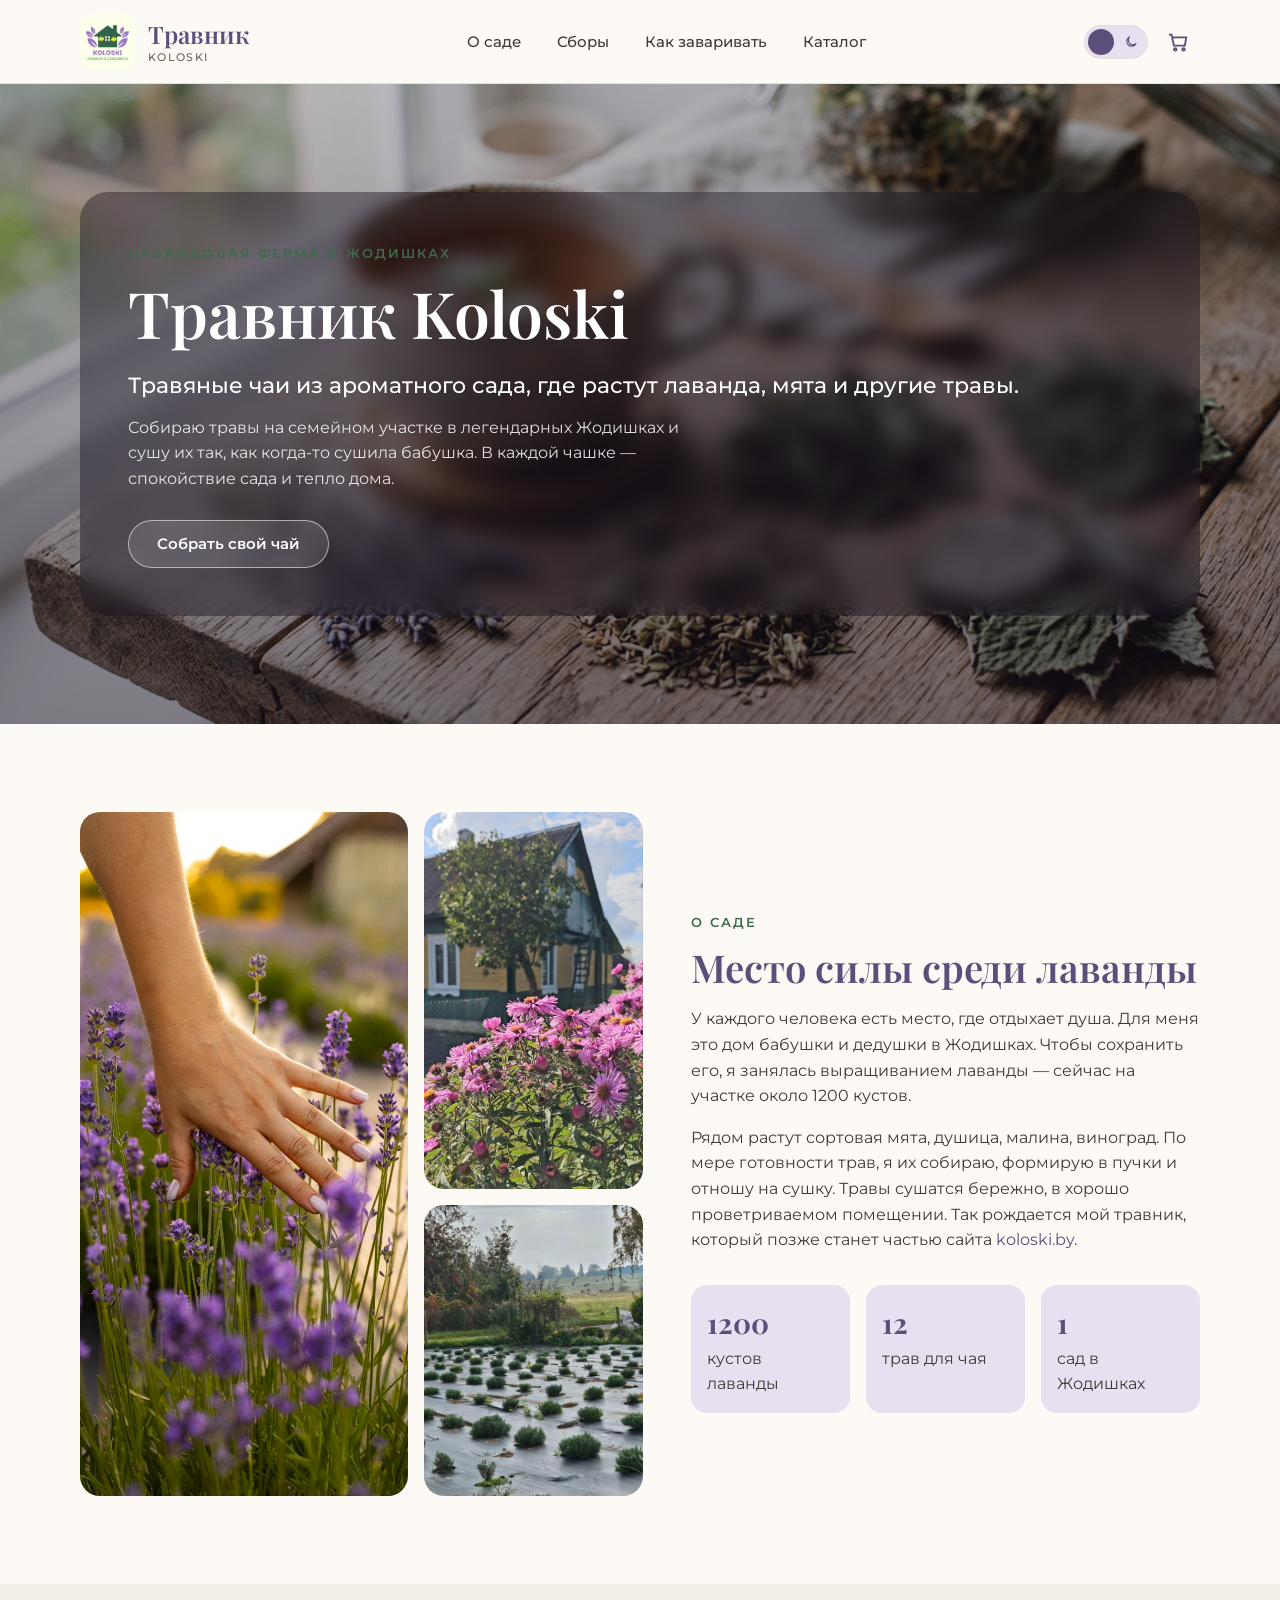
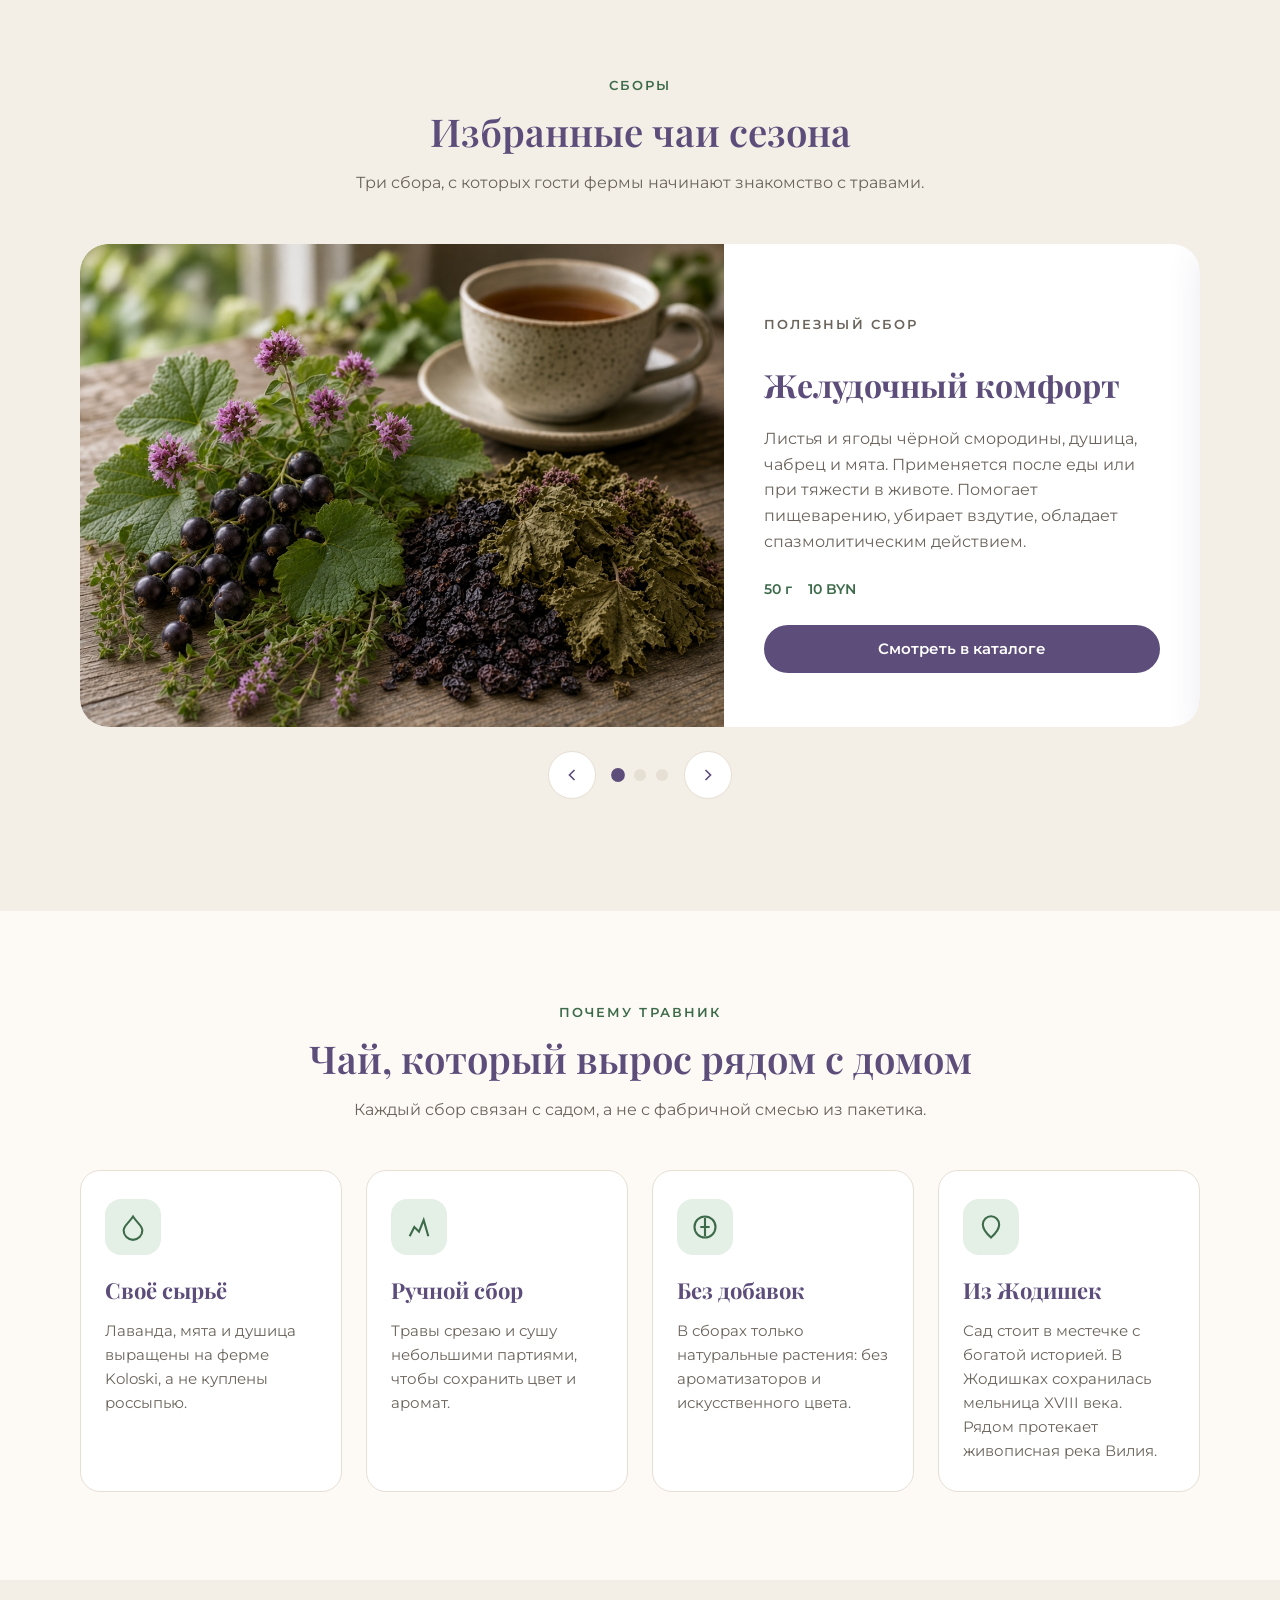
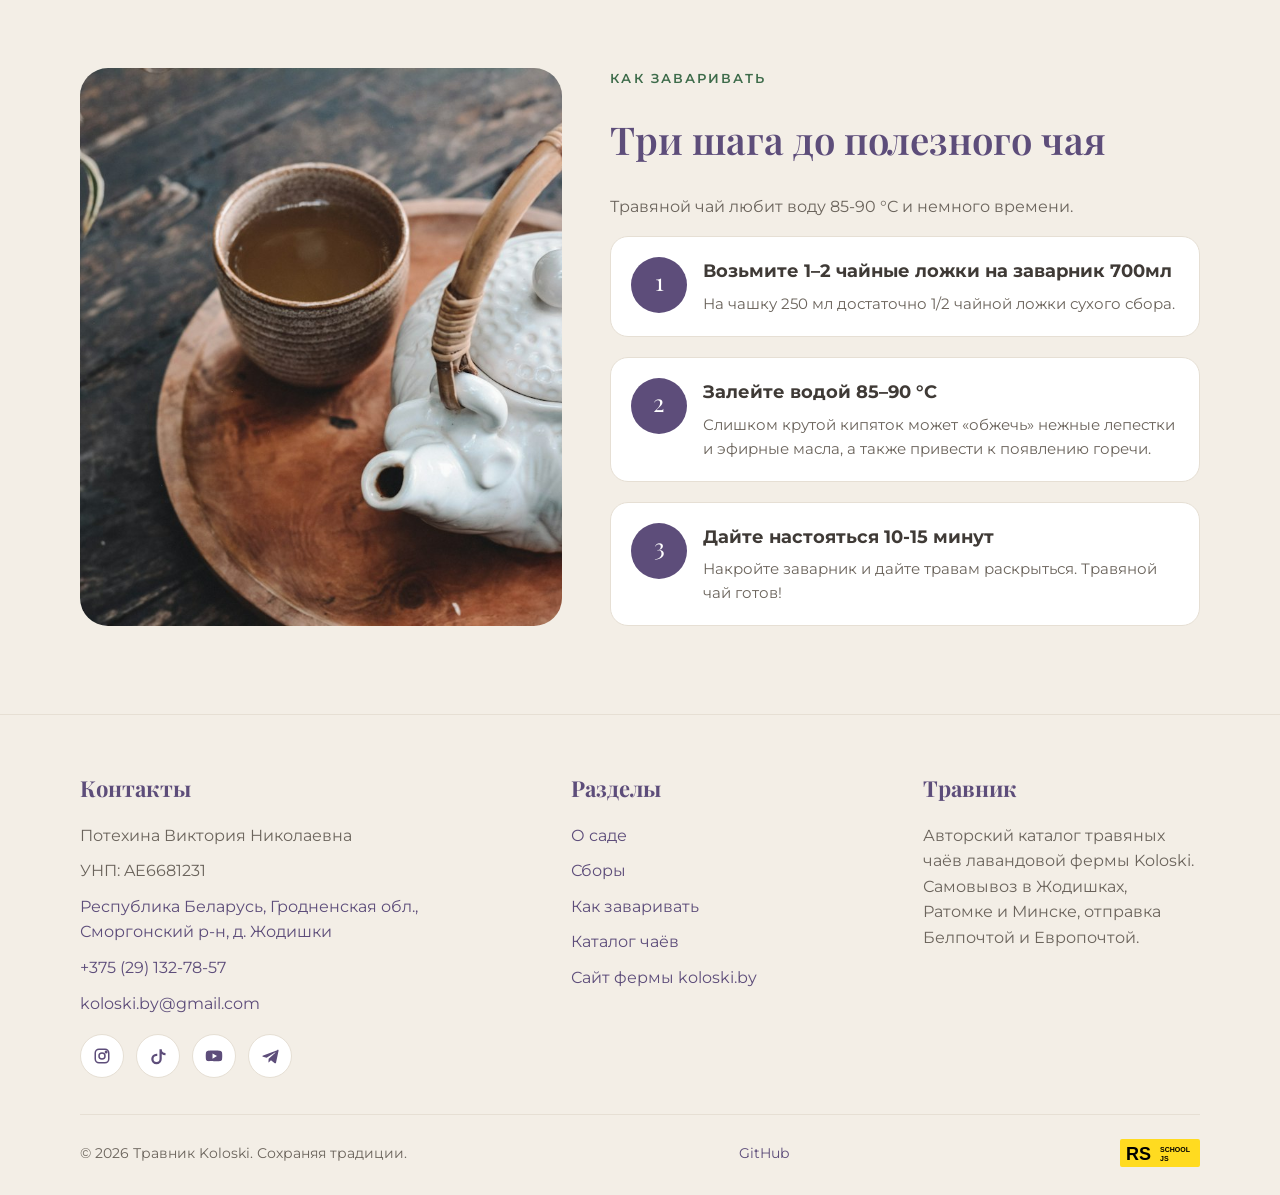
<file: index.html>
<!DOCTYPE html>
<html lang="ru" data-theme="light">
<head>
    <meta charset="UTF-8">
    <meta name="viewport" content="width=device-width, initial-scale=1.0">
    <title>Травник Koloski — травяные чаи с фермы в Жодишках</title>
    <meta name="description" content="Каталог травяных чаёв с лавандовой фермы Koloski в Жодишках: лаванда, мята, душица, смородина и др.">
    <link rel="icon" href="assets/favicon.png" type="image/svg+xml">
    <link rel="preconnect" href="https://fonts.googleapis.com">
    <link rel="preconnect" href="https://fonts.gstatic.com" crossorigin>
    <link href="https://fonts.googleapis.com/css2?family=Montserrat:wght@400;500;600;700&family=Playfair+Display:ital,wght@0,500;0,600;0,700;1,500&display=swap" rel="stylesheet">
    <link rel="stylesheet" href="css/style.css">
    <script>
        document.documentElement.setAttribute(
            'data-theme',
            localStorage.getItem('travnik-theme') === 'dark' ? 'dark' : 'light'
        );
    </script>
</head>
<body>
    <header class="header">
        <div class="container header-inner">
            <a class="logo" href="index.html">
                <img src="assets/images/logo.jpg" alt="Koloski">
                <span class="logo-text">
                    <span class="logo-name">Травник</span>
                    <span class="logo-tag">Koloski</span>
                </span>
            </a>
            <nav class="nav" id="menu" aria-label="Основная навигация">
                <ul class="nav-list">
                    <li><a href="index.html#about">О саде</a></li>
                    <li><a href="index.html#blends">Сборы</a></li>
                    <li><a href="index.html#brew">Как заваривать</a></li>
                    <li><a href="catalog.html">Каталог</a></li>
                </ul>
            </nav>
            <div class="header-actions">
                <button class="theme-toggle" type="button" aria-pressed="false" aria-label="Включить тёмную тему">
                    <span class="theme-toggle-icons" aria-hidden="true">
                        <svg width="14" height="14" viewBox="0 0 24 24" fill="none" stroke="currentColor" stroke-width="2">
                            <circle cx="12" cy="12" r="4"></circle>
                            <path d="M12 2v2M12 20v2M4.9 4.9l1.4 1.4M17.7 17.7l1.4 1.4M2 12h2M20 12h2M4.9 19.1l1.4-1.4M17.7 6.3l1.4-1.4"></path>
                        </svg>
                        <svg width="14" height="14" viewBox="0 0 24 24" fill="none" stroke="currentColor" stroke-width="2">
                            <path d="M21 14.3A8.5 8.5 0 1 1 9.7 3 7 7 0 0 0 21 14.3z"></path>
                        </svg>
                    </span>
                    <span class="theme-toggle-thumb"></span>
                </button>
                <button class="cart-toggle" type="button" aria-label="Открыть корзину" aria-controls="cart" aria-expanded="false">
                    <svg width="22" height="22" viewBox="0 0 24 24" fill="none" stroke="currentColor" stroke-width="2" aria-hidden="true">
                        <path d="M6 7h15l-1.5 9h-12L5 4H2"></path>
                        <circle cx="9" cy="20" r="1.4"></circle>
                        <circle cx="18" cy="20" r="1.4"></circle>
                    </svg>
                    <span class="cart-toggle-count" hidden>0</span>
                </button>
                <button class="burger" type="button" aria-label="Открыть меню" aria-controls="menu" aria-expanded="false">
                    <span></span>
                    <span></span>
                    <span></span>
                </button>
            </div>
        </div>
    </header>
    <main>
        <section class="hero" id="hero">
            <div class="container">
                <div class="hero-content">
                    <p class="eyebrow">Лавандовая ферма в Жодишках</p>
                    <h1>Травник Koloski</h1>
                    <p class="hero-lead">Травяные чаи из ароматного сада, где растут лаванда, мята и другие травы.</p>
                    <p class="hero-text">
                        Собираю травы на семейном участке в легендарных Жодишках и сушу их так,
                        как когда-то сушила бабушка. В каждой чашке — спокойствие сада и тепло дома.
                    </p>
                    <a class="btn btn-ghost" href="catalog.html">Собрать свой чай</a>
                </div>
            </div>
        </section>
        <section class="section" id="about">
            <div class="container about-grid">
                <div class="about-photos">
                    <img src="assets/images/lavender-field.jpg" alt="Ряды лаванды в саду Koloski в Жодишках">
                    <img src="assets/images/house.jpg" alt="Дом на ферме Koloski">
                    <img src="assets/images/photoshoot.jpg" alt="Ряды лаванды в Жодишках">
                </div>
                <div class="about-copy">
                    <p class="eyebrow">О саде</p>
                    <h2 class="section-title">Место силы среди лаванды</h2>
                    <p>
                        У каждого человека есть место, где отдыхает душа. Для меня это дом бабушки и дедушки
                        в Жодишках. Чтобы сохранить его, я занялась выращиванием лаванды — сейчас на участке
                        около 1200 кустов.
                    </p>
                    <p>
                        Рядом растут сортовая мята, душица, малина, виноград. По мере готовности трав, я их собираю, формирую
                        в пучки и отношу на сушку. Травы сушатся бережно, в хорошо проветриваемом помещении.
                        Так рождается мой травник, который позже станет частью сайта
                        <a href="https://www.koloski.by" target="_blank" rel="noopener noreferrer">koloski.by</a>.
                    </p>
                    <div class="about-stats">
                        <div class="stat">
                            <b>1200</b>
                            <span>кустов лаванды</span>
                        </div>
                        <div class="stat">
                            <b>12</b>
                            <span>трав для чая</span>
                        </div>
                        <div class="stat">
                            <b>1</b>
                            <span>сад в Жодишках</span>
                        </div>
                    </div>
                </div>
            </div>
        </section>
        <section class="section section-alt" id="blends">
            <div class="container">
                <div class="section-header">
                    <p class="eyebrow">Сборы</p>
                    <h2 class="section-title">Избранные чаи сезона</h2>
                    <p class="section-text">Три сбора, с которых гости фермы начинают знакомство с травами.</p>
                </div>
                <div class="slider">
                    <div class="slider-viewport">
                        <div class="slider-track"></div>
                    </div>
                    <div class="slider-controls">
                        <button class="slider-arrow slider-prev" type="button" aria-label="Предыдущий слайд">
                            <svg width="20" height="20" viewBox="0 0 24 24" fill="none" stroke="currentColor" stroke-width="2" aria-hidden="true">
                                <path d="M15 6l-6 6 6 6"></path>
                            </svg>
                        </button>
                        <div class="slider-dots"></div>
                        <button class="slider-arrow slider-next" type="button" aria-label="Следующий слайд">
                            <svg width="20" height="20" viewBox="0 0 24 24" fill="none" stroke="currentColor" stroke-width="2" aria-hidden="true">
                                <path d="M9 6l6 6-6 6"></path>
                            </svg>
                        </button>
                    </div>
                </div>
            </div>
        </section>
        <section class="section" id="benefits">
            <div class="container">
                <div class="section-header">
                    <p class="eyebrow">Почему травник</p>
                    <h2 class="section-title">Чай, который вырос рядом с домом</h2>
                    <p class="section-text">Каждый сбор связан с садом, а не с фабричной смесью из пакетика.</p>
                </div>
                <div class="benefits-grid">
                    <article class="benefit">
                        <div class="benefit-icon" aria-hidden="true">
                            <svg width="28" height="28" viewBox="0 0 24 24" fill="none" stroke="currentColor" stroke-width="1.8">
                                <path d="M12 3c4 6 8 8 8 12a8 8 0 1 1-16 0c0-4 4-6 8-12z"></path>
                            </svg>
                        </div>
                        <h3>Своё сырьё</h3>
                        <p>Лаванда, мята и душица выращены на ферме Koloski, а не куплены россыпью.</p>
                    </article>
                    <article class="benefit">
                        <div class="benefit-icon" aria-hidden="true">
                            <svg width="28" height="28" viewBox="0 0 24 24" fill="none" stroke="currentColor" stroke-width="1.8">
                                <path d="M4 20l4-8 4 4 4-10 4 14"></path>
                            </svg>
                        </div>
                        <h3>Ручной сбор</h3>
                        <p>Травы срезаю и сушу небольшими партиями, чтобы сохранить цвет и аромат.</p>
                    </article>
                    <article class="benefit">
                        <div class="benefit-icon" aria-hidden="true">
                            <svg width="28" height="28" viewBox="0 0 24 24" fill="none" stroke="currentColor" stroke-width="1.8">
                                <path d="M8 12h8M12 4v16"></path>
                                <circle cx="12" cy="12" r="9"></circle>
                            </svg>
                        </div>
                        <h3>Без добавок</h3>
                        <p>В сборах только натуральные растения: без ароматизаторов и искусственного цвета.</p>
                    </article>
                    <article class="benefit">
                        <div class="benefit-icon" aria-hidden="true">
                            <svg width="28" height="28" viewBox="0 0 24 24" fill="none" stroke="currentColor" stroke-width="1.8">
                                <path d="M12 21s7-6.2 7-11.2A7 7 0 0 0 5 9.8C5 14.8 12 21 12 21z"></path>
                            </svg>
                        </div>
                        <h3>Из Жодишек</h3>
                        <p>Сад стоит в местечке с богатой историей. В Жодишках сохранилась мельница XVIII века. Рядом протекает живописная река Вилия.</p>
                    </article>
                </div>
            </div>
        </section>
        <section class="section section-alt" id="brew">
            <div class="container brew-grid">
                <div class="brew-image">
                    <img src="assets/images/tea-currant.jpg" alt="Заваривание травяного чая в стеклянном чайнике">
                </div>
                <div class="brew-text">
                    <p class="eyebrow">Как заваривать</p>
                    <h2 class="section-title">Три шага до полезного чая</h2>
                    <p class="section-text">Травяной чай любит воду 85-90 °C и немного времени.</p>
                    <div class="steps">
                        <article class="step">
                            <span class="step-num">1</span>
                            <div>
                                <h3>Возьмите 1–2 чайные ложки на заварник 700мл</h3>
                                <p>На чашку 250 мл достаточно 1/2 чайной ложки сухого сбора.</p>
                            </div>
                        </article>
                        <article class="step">
                            <span class="step-num">2</span>
                            <div>
                                <h3>Залейте водой 85–90 °C</h3>
                                <p>Слишком крутой кипяток может «обжечь» нежные лепестки и эфирные масла, а также привести к появлению горечи.</p>
                            </div>
                        </article>
                        <article class="step">
                            <span class="step-num">3</span>
                            <div>
                                <h3>Дайте настояться 10-15 минут</h3>
                                <p>Накройте заварник и дайте травам раскрыться. Травяной чай готов!</p>
                            </div>
                        </article>
                    </div>
                </div>
            </div>
        </section>
    </main>
    <div class="cart-backdrop" id="cart-backdrop" hidden></div>
    <aside class="cart" id="cart" aria-hidden="true" aria-labelledby="cart-title">
        <div class="cart-head">
            <h2 id="cart-title">Корзина</h2>
            <button class="cart-close" type="button" aria-label="Закрыть корзину">×</button>
        </div>
        <ul class="cart-list" id="cart-list"></ul>
        <p class="cart-empty" id="cart-empty">Пока пусто. Добавьте свой сбор или готовый купаж из каталога.</p>
        <div class="cart-footer" id="cart-footer" hidden>
            <div class="cart-total">
                <span>Итого</span>
                <b id="cart-total">0 BYN</b>
            </div>
            <p class="cart-hint">Самовывоз в Жодишках, Ратомке и Минске или Белпочта. Чтобы оформить заказ, позвоните или напишите в Telegram.</p>
            <a class="btn btn-primary" href="tel:+375291327857">Позвонить</a>
            <a class="cart-telegram" href="https://t.me/viktoryia_po" target="_blank" rel="noopener noreferrer">Написать в Telegram</a>
        </div>
    </aside>
    <p class="visually-hidden" id="cart-status" role="status" aria-live="polite"></p>
    <footer class="footer">
        <div class="container">
            <div class="footer-grid">
                <div>
                    <h2 class="footer-title">Контакты</h2>
                    <address class="footer-contacts">
                        <p>Потехина Виктория Николаевна</p>
                        <p>УНП: AE6681231</p>
                        <a href="https://www.google.com/maps/search/?api=1&amp;query=%D0%96%D0%BE%D0%B4%D0%B8%D1%88%D0%BA%D0%B8%20%D0%A1%D0%BC%D0%BE%D1%80%D0%B3%D0%BE%D0%BD%D1%81%D0%BA%D0%B8%D0%B9%20%D1%80%D0%B0%D0%B9%D0%BE%D0%BD" target="_blank" rel="noopener noreferrer">
                            Республика Беларусь, Гродненская обл., Сморгонский р-н, д. Жодишки
                        </a>
                        <a href="tel:+375291327857">+375 (29) 132-78-57</a>
                        <a href="mailto:koloski.by@gmail.com">koloski.by@gmail.com</a>
                    </address>
                    <div class="socials">
                        <a href="https://www.instagram.com/koloski.by" target="_blank" rel="noopener noreferrer" aria-label="Instagram Koloski">
                            <svg width="18" height="18" viewBox="0 0 24 24" fill="none" stroke="currentColor" stroke-width="2" aria-hidden="true">
                                <rect x="3" y="3" width="18" height="18" rx="5"></rect>
                                <circle cx="12" cy="12" r="4"></circle>
                                <circle cx="17.5" cy="6.5" r="1" fill="currentColor"></circle>
                            </svg>
                        </a>
                        <a href="https://www.tiktok.com/@viktoria.koloski" target="_blank" rel="noopener noreferrer" aria-label="TikTok Koloski">
                            <svg width="18" height="18" viewBox="0 0 24 24" fill="currentColor" aria-hidden="true">
                                <path d="M14 3h3a5 5 0 0 0 5 5v3a8 8 0 0 1-5-1.7V16a7 7 0 1 1-7-7h1v3h-1a4 4 0 1 0 4 4V3z"></path>
                            </svg>
                        </a>
                        <a href="https://www.youtube.com/@koloskiby" target="_blank" rel="noopener noreferrer" aria-label="YouTube Koloski">
                            <svg width="18" height="18" viewBox="0 0 24 24" fill="currentColor" aria-hidden="true">
                                <path d="M23 12s0-3.4-.4-5c-.2-.9-.9-1.6-1.8-1.8C19.1 4.7 12 4.7 12 4.7s-7.1 0-8.8.5c-.9.2-1.6.9-1.8 1.8C1 8.6 1 12 1 12s0 3.4.4 5c.2.9.9 1.6 1.8 1.8 1.7.5 8.8.5 8.8.5s7.1 0 8.8-.5c.9-.2 1.6-.9 1.8-1.8.4-1.6.4-5 .4-5zM10 15.5v-7l6 3.5-6 3.5z"></path>
                            </svg>
                        </a>
                        <a href="https://t.me/viktoryia_po" target="_blank" rel="noopener noreferrer" aria-label="Telegram">
                            <svg width="18" height="18" viewBox="0 0 24 24" fill="currentColor" aria-hidden="true">
                                <path d="M21.7 4.3 2.9 11.4c-1.3.5-1.3 1.2-.2 1.5l4.8 1.5 11.1-7c.5-.3 1-.1.6.2l-9 8.2-.3 4.8c.5 0 .7-.2 1-.5l2.4-2.3 5 3.7c.9.5 1.6.2 1.8-.9l3.3-15.5c.3-1.3-.5-1.9-1.7-1.4z"></path>
                            </svg>
                        </a>
                    </div>
                </div>
                <div>
                    <h2 class="footer-title">Разделы</h2>
                    <ul class="footer-contacts">
                        <li><a href="index.html#about">О саде</a></li>
                        <li><a href="index.html#blends">Сборы</a></li>
                        <li><a href="index.html#brew">Как заваривать</a></li>
                        <li><a href="catalog.html">Каталог чаёв</a></li>
                        <li><a href="https://www.koloski.by" target="_blank" rel="noopener noreferrer">Сайт фермы koloski.by</a></li>
                    </ul>
                </div>
                <div>
                    <h2 class="footer-title">Травник</h2>
                    <p>
                        Авторский каталог травяных чаёв лавандовой фермы Koloski.
                        Самовывоз в Жодишках, Ратомке и Минске, отправка Белпочтой и Европочтой.
                    </p>
                </div>
            </div>
            <div class="footer-bottom">
                <p>© 2026 Травник Koloski. Сохраняя традиции.</p>
                <a class="github-link" href="https://github.com/vikysan77" target="_blank" rel="noopener noreferrer">GitHub</a>
                <a class="rs-logo" href="https://rs.school/courses/javascript" target="_blank" rel="noopener noreferrer">
                    <img src="assets/icons/rs-school.svg" alt="RS School">
                </a>
            </div>
        </div>
    </footer>
    <script src="js/main.js"></script>
</body>
</html>
</file>
<file: css/style.css>
*,
*::before,
*::after {
    box-sizing: border-box;
}

html {
    font-size: 100%;
    scroll-behavior: smooth;
    overflow-x: hidden;
}

body {
    margin: 0;
    font-family: "Montserrat", "Segoe UI", sans-serif;
    font-size: 1rem;
    line-height: 1.6;
    color: #3f3a36;
    background: #fdfaf6;
    overflow-x: hidden;
    transition: background-color 0.3s ease, color 0.3s ease;
    -webkit-tap-highlight-color: transparent;
}

html:has(body.menu-open),
body.menu-open,
html.modal-open,
body.modal-open,
body.cart-open {
    overflow: hidden;
}

body.menu-open {
    position: fixed;
    left: 0;
    right: 0;
    width: 100%;
    padding-top: 5.25rem;
}

body.menu-open .header {
    position: fixed;
    top: 0;
    left: 0;
    right: 0;
}

img {
    max-width: 100%;
    height: auto;
    display: block;
}

a {
    color: #5d4d7a;
    text-decoration: none;
    transition: color 0.3s ease, opacity 0.3s ease, background-color 0.3s ease, transform 0.3s ease, box-shadow 0.3s ease;
}

a:hover {
    color: #4a3c64;
}

button {
    font-family: inherit;
    cursor: pointer;
    border: 0;
    background: none;
    color: inherit;
    outline: none;
}

ul {
    margin: 0;
    padding: 0;
    list-style: none;
}

h1,
h2,
h3,
p {
    margin: 0;
}

.container {
    width: 100%;
    max-width: 75rem;
    margin: 0 auto;
    padding: 0 2.5rem;
}

.header {
    position: sticky;
    top: 0;
    z-index: 20;
    height: 5.25rem;
    overflow: visible;
    background: rgba(253, 250, 246, 0.96);
    border-bottom: 0.0625rem solid #e6dfd4;
}

.header-inner {
    display: flex;
    align-items: center;
    justify-content: space-between;
    gap: 1.5rem;
    height: 5.25rem;
}

.logo {
    display: flex;
    align-items: center;
    gap: 0.75rem;
    color: #5d4d7a;
    min-width: 0;
}

.logo:hover {
    color: #4a3c64;
    opacity: 0.88;
}

.logo img {
    width: 3.5rem;
    height: 3.5rem;
    object-fit: contain;
    border-radius: 0.875rem;
    background: #f7f3e8;
    flex-shrink: 0;
}

.logo-text {
    display: flex;
    flex-direction: column;
    line-height: 1.1;
}

.logo-name {
    font-family: "Playfair Display", "Times New Roman", serif;
    font-size: 1.5rem;
    font-weight: 600;
}

.logo-tag {
    margin-top: 0.25rem;
    font-size: 0.6875rem;
    font-weight: 500;
    letter-spacing: 0.12em;
    text-transform: uppercase;
    color: #6b645c;
}

.nav-list {
    display: flex;
    align-items: center;
    gap: 0.5rem;
}

.nav-list a {
    display: block;
    padding: 0.5rem 0.875rem;
    border-radius: 100rem;
    color: #3f3a36;
    font-size: 0.9375rem;
    font-weight: 500;
}

.nav-list a:hover,
.nav-list a.is-active {
    color: #5d4d7a;
    background: #e8e0f0;
}

.header-actions {
    display: flex;
    align-items: center;
    gap: 0.5rem;
}

.cart-toggle {
    position: relative;
    display: grid;
    place-items: center;
    width: 2.75rem;
    height: 2.75rem;
    border-radius: 0.75rem;
    color: #5d4d7a;
}

.cart-toggle:hover {
    background: #e8e0f0;
}

.cart-toggle-count {
    position: absolute;
    top: 0.25rem;
    right: 0.25rem;
    min-width: 1.125rem;
    height: 1.125rem;
    padding: 0 0.3125rem;
    border-radius: 100rem;
    background: #3d6b4a;
    color: #fff;
    font-size: 0.6875rem;
    font-weight: 700;
    line-height: 1.125rem;
    text-align: center;
}

.cart-toggle.is-pulse {
    animation: cart-pulse 0.45s ease;
}

@keyframes cart-pulse {
    50% {
        transform: scale(1.12);
    }
}

.theme-toggle {
    width: 4rem;
    height: 2.125rem;
    padding: 0.1875rem;
    border-radius: 100rem;
    background: #e8e0f0;
    border: 0.0625rem solid #e6dfd4;
    position: relative;
}

.theme-toggle:hover {
    box-shadow: 0 0 0 0.1875rem #e8e0f0;
}

.theme-toggle-icons {
    display: flex;
    justify-content: space-between;
    align-items: center;
    height: 100%;
    padding: 0 0.375rem;
    color: #5d4d7a;
}

.theme-toggle-thumb {
    position: absolute;
    top: 0.1875rem;
    left: 0.1875rem;
    width: 1.625rem;
    height: 1.625rem;
    border-radius: 50%;
    background: #5d4d7a;
    transition: transform 0.3s ease;
}

.theme-toggle[aria-pressed="true"] .theme-toggle-thumb {
    transform: translateX(1.875rem);
}

.burger {
    display: none;
    width: 2.75rem;
    height: 2.75rem;
    border-radius: 0.75rem;
    align-items: center;
    justify-content: center;
    flex-direction: column;
    gap: 0.3125rem;
}

.burger:hover {
    background: #e8e0f0;
}

.burger span {
    display: block;
    width: 1.375rem;
    height: 0.125rem;
    background: #5d4d7a;
    border-radius: 0.125rem;
    transition: transform 0.3s ease, opacity 0.3s ease;
}

.burger.is-open span:nth-child(1) {
    transform: translateY(0.4375rem) rotate(45deg);
}

.burger.is-open span:nth-child(2) {
    opacity: 0;
}

.burger.is-open span:nth-child(3) {
    transform: translateY(-0.4375rem) rotate(-45deg);
}

.hero {
    position: relative;
    min-height: 40rem;
    display: flex;
    align-items: center;
    scroll-margin-top: 6rem;
    background:
            linear-gradient(180deg, rgba(26, 18, 32, 0.28) 0%, rgba(26, 18, 32, 0.55) 100%),
            url("../assets/images/tea-cup.png") center / cover no-repeat;
}

.hero-content {
    padding: 3rem;
    border-radius: 1.75rem;
    background: rgba(26, 18, 32, 0.42);
    backdrop-filter: blur(0.625rem);
    color: #fff;
}

.hero h1 {
    font-family: "Playfair Display", "Times New Roman", serif;
    font-size: clamp(2.25rem, 5vw, 4rem);
    font-weight: 600;
    line-height: 1.15;
}

.hero-lead {
    margin: 1.125rem 0 0.75rem;
    font-size: clamp(1.125rem, 2vw, 1.375rem);
    font-weight: 500;
}

.hero-text {
    max-width: 35rem;
    margin-bottom: 1.75rem;
    color: rgba(255, 255, 255, 0.86);
}

section {
    padding: 5.5rem 0;
    scroll-margin-top: 6rem;
}

.section--alt {
    background: #f3eee6;
}

.section-header {
    max-width: 42.5rem;
    margin: 0 auto 3rem;
    text-align: center;
}

.eyebrow {
    display: inline-block;
    margin-bottom: 0.75rem;
    font-size: 0.8125rem;
    font-weight: 600;
    letter-spacing: 0.16em;
    text-transform: uppercase;
    color: #3d6b4a;
}

.section-title {
    font-family: "Playfair Display", "Times New Roman", serif;
    font-size: clamp(1.75rem, 3vw, 2.625rem);
    font-weight: 600;
    line-height: 1.2;
    color: #5d4d7a;
}

.section-text {
    margin-top: 1rem;
    color: #6b645c;
}

.btn {
    display: inline-flex;
    align-items: center;
    justify-content: center;
    min-height: 3rem;
    padding: 0.75rem 1.75rem;
    border-radius: 100rem;
    font-size: 0.9375rem;
    font-weight: 600;
    line-height: 1;
    transition: color 0.3s ease, background-color 0.3s ease, border-color 0.3s ease, transform 0.3s ease, box-shadow 0.3s ease;
}

.btn-primary {
    background: #5d4d7a;
    color: #fff;
}

.btn-primary:hover {
    background: #4a3c64;
    color: #fff;
    transform: translateY(-0.125rem);
}

.btn:disabled,
.btn-primary:disabled:hover {
    opacity: 0.45;
    cursor: not-allowed;
    transform: none;
    box-shadow: none;
}

.btn-ghost {
    border: 0.0625rem solid rgba(255, 255, 255, 0.55);
    color: #fff;
    background: rgba(255, 255, 255, 0.12);
}

.btn-ghost:hover {
    background: #fff;
    color: #5d4d7a;
}

.about-grid {
    display: grid;
    grid-template-columns: 1.05fr 0.95fr;
    gap: 3rem;
    align-items: center;
}

.about-photos {
    display: grid;
    grid-template-columns: 1.2fr 0.8fr;
    gap: 1rem;
}

.about-photos img {
    width: 100%;
    height: 100%;
    object-fit: cover;
    border-radius: 1.25rem;
}

.about-photos img:first-child {
    min-height: 26.25rem;
    grid-row: span 2;
}

.about-photos img:not(:first-child) {
    min-height: 12.625rem;
}

.about-copy .section-title {
    text-align: left;
}

.about-copy p {
    margin-top: 1rem;
}

.about-stats {
    display: grid;
    grid-template-columns: repeat(3, 1fr);
    gap: 1rem;
    margin-top: 2rem;
}

.stat {
    padding: 1rem;
    border-radius: 1rem;
    background: #e8e0f0;
}

.stat b {
    display: block;
    font-family: "Playfair Display", "Times New Roman", serif;
    font-size: 1.75rem;
    color: #5d4d7a;
}

.section-alt {
    background: #f3eee6;
}

.slider {
    position: relative;
    overflow: hidden;
}

.slider-viewport {
    overflow: hidden;
    width: 100%;
    border-radius: 1.75rem;
    clip-path: inset(0 round 1.75rem);
}

.slider-track {
    display: flex;
    width: 100%;
    transition: transform 0.5s ease;
}

.slider-slide {
    flex: 0 0 100%;
    width: 100%;
    min-width: 100%;
    max-width: 100%;
    display: grid;
    grid-template-columns: 1.15fr 0.85fr;
    min-height: 28.75rem;
    background: #ffffff;
    box-shadow: 0 0.75rem 2rem rgba(93, 77, 122, 0.12);
}

.slider-image {
    min-height: 28.75rem;
}

.slider-image img {
    width: 100%;
    height: 100%;
    object-fit: cover;
}

.slider-body {
    display: flex;
    flex-direction: column;
    justify-content: center;
    padding: 2.5rem;
}

.slider-body h3 {
    font-family: "Playfair Display", "Times New Roman", serif;
    font-size: 2rem;
    color: #5d4d7a;
}

.slider-body p {
    margin: 1rem 0 1.5rem;
    color: #6b645c;
}

.slider-meta {
    display: flex;
    gap: 1rem;
    margin-bottom: 1.5rem;
    color: #3d6b4a;
    font-weight: 600;
    font-size: 0.875rem;
}

.slider-controls {
    display: flex;
    align-items: center;
    justify-content: center;
    gap: 1rem;
    margin: 1.5rem 0;
}

.slider-arrow {
    width: 3rem;
    height: 3rem;
    border-radius: 50%;
    border: 0.0625rem solid #e6dfd4;
    background: #ffffff;
    color: #5d4d7a;
    display: grid;
    place-items: center;
    transition: background-color 0.3s ease, transform 0.3s ease, border-color 0.3s ease;
}

.slider-arrow:hover {
    background: #5d4d7a;
    color: #fff;
    border-color: #5d4d7a;
    transform: scale(1.05);
}

.slider-dots {
    display: flex;
    gap: 0.625rem;
}

.slider-dots[hidden],
.slider-arrow[hidden] {
    display: none;
}

.slider-dot {
    width: 0.75rem;
    height: 0.75rem;
    border-radius: 50%;
    background: #e6dfd4;
    transition: background-color 0.3s ease, transform 0.3s ease;
}

.slider-dot.is-active,
.slider-dot:hover {
    background: #5d4d7a;
    transform: scale(1.15);
}

.benefits-grid {
    display: grid;
    grid-template-columns: repeat(4, 1fr);
    gap: 1.5rem;
}

.benefit {
    padding: 1.75rem 1.5rem;
    border-radius: 1.25rem;
    background: #ffffff;
    border: 0.0625rem solid #e6dfd4;
    transition: transform 0.3s ease, box-shadow 0.3s ease, border-color 0.3s ease;
}

.benefit:hover {
    transform: translateY(-0.375rem);
    box-shadow: 0 0.75rem 2rem rgba(93, 77, 122, 0.12);
    border-color: #e8e0f0;
}

.benefit-icon {
    width: 3.5rem;
    height: 3.5rem;
    margin-bottom: 1.125rem;
    border-radius: 1rem;
    display: grid;
    place-items: center;
    background: #e4efe6;
    color: #3d6b4a;
}

.benefit h3 {
    font-family: "Playfair Display", "Times New Roman", serif;
    font-size: 1.375rem;
    margin-bottom: 0.625rem;
    color: #5d4d7a;
}

.benefit p {
    color: #6b645c;
    font-size: 0.9375rem;
}

.brew-grid {
    display: grid;
    grid-template-columns: 0.9fr 1.1fr;
    gap: 3rem;
}

.brew-image {
    min-height: 26.25rem;
    border-radius: 1.75rem;
    overflow: hidden;
}

.brew-text {
    display: flex;
    gap: 1rem;
    flex-direction: column;
}

.brew-image img {
    width: 100%;
    height: 100%;
    min-height: 26.25rem;
    object-fit: cover;
}

.steps {
    display: grid;
    gap: 1.25rem;
}

.step {
    display: grid;
    grid-template-columns: 3.5rem 1fr;
    gap: 1rem;
    padding: 1.25rem;
    border-radius: 1.125rem;
    background: #ffffff;
    border: 0.0625rem solid #e6dfd4;
    transition: transform 0.3s ease, box-shadow 0.3s ease;
}

.step:hover {
    transform: translateY(-0.25rem);
    box-shadow: 0 0.75rem 2rem rgba(93, 77, 122, 0.12);
}

.step-num {
    text-align: center;
    width: 3.5rem;
    height: 3.5rem;
    padding-top: 0.3rem;
    border-radius: 50%;
    font-family: "Playfair Display", "Times New Roman", serif;
    font-size: 1.5rem;
    color: #fff;
    background: #5d4d7a;
}

.step h3 {
    font-size: 1.125rem;
    margin-bottom: 0.375rem;
}

.step p {
    color: #6b645c;
    font-size: 0.9375rem;
}

.page-hero {
    padding: 4rem 0 1.5rem;
    background: linear-gradient(180deg, #e8e0f0, transparent 80%);
}

.page-hero h1 {
    font-family: "Playfair Display", "Times New Roman", serif;
    font-size: clamp(2rem, 4vw, 3.25rem);
    color: #5d4d7a;
}

.page-hero p {
    max-width: 45rem;
    margin-top: 1rem;
    color: #6b645c;
}

.formula {
    display: grid;
    grid-template-columns: repeat(3, 1fr);
    gap: 1rem;
    margin: 2.25rem 0 0.5rem;
}

.formula-item {
    display: flex;
    align-items: center;
    gap: 0.875rem;
    padding: 1rem 1.125rem;
    border-radius: 1.125rem;
    background: #ffffff;
    border: 0.0625rem solid #e6dfd4;
}

.formula-num {
    display: grid;
    place-items: center;
    min-width: 3.5rem;
    height: 3.5rem;
    padding: 0 0.5rem;
    border-radius: 1rem;
    font-family: "Playfair Display", "Times New Roman", serif;
    font-size: 1rem;
    font-weight: 700;
    color: #fff;
    background: #5d4d7a;
}

.formula-item-action .formula-num {
    background: #3d6b4a;
    color: #fff;
}

.formula-item-aroma .formula-num {
    background: #c4a35a;
    letter-spacing: 0.04em;
}

.formula-item b {
    display: block;
    font-size: 0.9375rem;
}

.catalog {
    padding: 1rem 0;
}

.constructor {
    display: grid;
    gap: 2.5rem;
    margin: 2.5rem 0 3rem;
}

.constructor-step-head {
    display: flex;
    align-items: flex-end;
    justify-content: space-between;
    gap: 1rem;
    margin-bottom: 2rem;
}

.constructor-step-head h2 {
    font-family: "Playfair Display", "Times New Roman", serif;
    font-size: clamp(1.5rem, 3vw, 2rem);
    color: #5d4d7a;
}

.constructor-step-head p {
    color: #6b645c;
    max-width: 32.5rem;
}

.herb-grid {
    display: grid;
    gap: 1.25rem;
}

.herb-grid-base {
    grid-template-columns: repeat(4, 1fr);
}

.herb-grid-action {
    grid-template-columns: repeat(5, 1fr);
}

.herb-grid-aroma {
    grid-template-columns: repeat(3, 1fr);
}

.herb-card {
    position: relative;
    display: flex;
    flex-direction: column;
    width: 100%;
    margin: 0;
    padding: 0;
    text-align: left;
    border: 0.125rem solid #e6dfd4;
    border-radius: 1.5rem;
    background: #ffffff;
    overflow: hidden;
    color: inherit;
    transition: transform 0.3s ease, box-shadow 0.3s ease, border-color 0.3s ease;
}

.herb-card:hover {
    transform: translateY(-0.375rem);
    box-shadow: 0 0.75rem 2rem rgba(93, 77, 122, 0.12);
    border-color: #e8e0f0;
}

.herb-card.is-selected {
    border-color: #5d4d7a;
    box-shadow: 0 0.75rem 2rem rgba(93, 77, 122, 0.12);
}

.herb-card.is-selected::after {
    content: "✓";
    position: absolute;
    top: 0.75rem;
    right: 0.75rem;
    z-index: 2;
    width: 2rem;
    height: 2rem;
    border-radius: 50%;
    display: grid;
    place-items: center;
    background: #5d4d7a;
    color: #fff;
    font-size: 1rem;
    font-weight: 700;
}

.herb-card img {
    width: 100%;
    height: 10rem;
    object-fit: cover;
}

.herb-card-body {
    display: flex;
    flex-direction: column;
    gap: 1rem;
    padding: 1rem 1rem 1.125rem;
    flex-grow: 1;
}

.herb-card-badge {
    display: inline-flex;
    align-self: flex-start;
    padding: 0.25rem 0.625rem;
    border-radius: 100rem;
    font-size: 0.6875rem;
    font-weight: 700;
    letter-spacing: 0.06em;
    text-transform: uppercase;
    background: #e8e0f0;
    color: #5d4d7a;
}

.badge-action {
    background: #e4efe6;
    color: #3d6b4a;
}

.badge-aroma {
    background: #f3e6c8;
    color: #8a6a2a;
}


.herb-card-title {
    margin: 0;
    font-family: "Playfair Display", "Times New Roman", serif;
    font-size: 1.25rem;
    font-weight: 600;
    color: #5d4d7a;
    line-height: 1.25;
}

.herb-card-text {
    margin: 0;
    color: #6b645c;
    font-size: 0.8125rem;
    line-height: 1.5;
}

.herb-card-add {
    margin-top: auto;
    align-self: stretch;
    min-height: 2.625rem;
    padding: 0.625rem 0.875rem;
    border: 0;
    border-radius: 100rem;
    background: #5d4d7a;
    color: #fff;
    font: inherit;
    font-size: 0.8125rem;
    font-weight: 700;
    letter-spacing: 0.04em;
    text-transform: uppercase;
    cursor: pointer;
    transition: background-color 0.3s ease, color 0.3s ease, box-shadow 0.3s ease;
}

.herb-card-add:hover {
    background: #4a3c64;
}

.blend-result {
    display: grid;
    grid-template-columns: 1.1fr 0.9fr;
    gap: 1.75rem;
    padding: 1.75rem;
    border-radius: 1.75rem;
    background: #ffffff;
    border: 0.0625rem solid #e6dfd4;
    box-shadow: 0 0.75rem 2rem rgba(93, 77, 122, 0.12);
}

.blend-result h2 {
    font-family: "Playfair Display", "Times New Roman", serif;
    font-size: clamp(1.625rem, 3vw, 2.25rem);
    color: #5d4d7a;
    margin: 0.5rem 0 0.75rem;
}

.blend-result-recipe {
    color: #6b645c;
}

.blend-ratio {
    display: flex;
    flex-wrap: wrap;
    gap: 0.625rem;
    margin: 1.25rem 0;
}

.blend-ratio span {
    display: inline-flex;
    align-items: center;
    gap: 0.5rem;
    padding: 0.5rem 0.75rem;
    border-radius: 100rem;
    background: #f3eee6;
    font-size: 0.875rem;
    font-weight: 600;
}

.blend-result-visual {
    display: grid;
    align-content: center;
    gap: 1.25rem;
}

.blend-chips {
    display: flex;
    flex-wrap: wrap;
    gap: 0.5rem;
    list-style: none;
    margin: 0;
    padding: 0;
    min-height: 2.5rem;
}

.blend-chips:empty::before {
    content: "Пока пусто — добавьте травы карточками выше.";
    color: #6b645c;
    font-size: 0.875rem;
}

.blend-chip {
    display: inline-flex;
    align-items: center;
    gap: 0.5rem;
    max-width: 100%;
    padding: 0.25rem 0.25rem 0.25rem 0.25rem;
    border: 0.0625rem solid transparent;
    border-radius: 100rem;
}

.blend-chip img {
    width: 1.75rem;
    height: 1.75rem;
    border-radius: 50%;
    object-fit: cover;
    flex-shrink: 0;
    box-shadow: 0 0 0 0.125rem currentColor;
}

.blend-chip span {
    white-space: nowrap;
    font-size: 0.8125rem;
    font-weight: 600;
    line-height: 1.2;
}

.blend-chip-remove {
    display: grid;
    place-items: center;
    width: 1.75rem;
    height: 1.75rem;
    margin: 0;
    padding: 0;
    border: 0;
    border-radius: 50%;
    background: transparent;
    color: inherit;
    font-size: 1.125rem;
    line-height: 1;
    cursor: pointer;
    opacity: 0.7;
    transition: background-color 0.3s ease, opacity 0.3s ease;
}

.blend-chip-remove:hover {
    opacity: 1;
    background: rgba(255, 255, 255, 0.45);
}

.blend-chip-base {
    background: #e8e0f0;
    color: #5d4d7a;
}

.blend-chip-action {
    background: #e4efe6;
    color: #3d6b4a;
}

.blend-chip-aroma {
    background: #f3e6c8;
    color: #8a6a2a;
}

.blend-groups {
    display: grid;
    gap: 0.875rem;
    list-style: none;
    margin: 0;
    padding: 0;
}

.blend-groups-head {
    display: flex;
    justify-content: space-between;
    gap: 0.75rem;
    margin-bottom: 0.375rem;
    font-size: 0.8125rem;
    font-weight: 700;
}

.blend-groups-head span {
    color: #6b645c;
    font-weight: 600;
}

.blend-bar {
    height: 0.5rem;
    border-radius: 100rem;
    background: #f3eee6;
    overflow: hidden;
}

.blend-bar i {
    display: block;
    height: 100%;
    width: 0;
    border-radius: inherit;
    background: #5d4d7a;
    transition: width 0.3s ease;
}

.blend-bar-action i {
    background: #3d6b4a;
}

.blend-bar-aroma i {
    background: #c4a35a;
}

.blend-result-meta {
    display: flex;
    align-items: center;
    justify-content: space-between;
    gap: 1rem;
    margin-top: 1.25rem;
    font-weight: 700;
}

.blend-result-price {
    color: #3d6b4a;
    font-size: 1.125rem;
}

.blend-result-cart {
    margin-top: 1.25rem;
    width: 100%;
}

.catalog-tabs {
    display: flex;
    flex-wrap: wrap;
    gap: 0.75rem;
    margin-bottom: 2rem;
}

.cart-backdrop {
    position: fixed;
    inset: 0;
    z-index: 35;
    background: rgba(32, 24, 38, 0.4);
}

.cart {
    position: fixed;
    display: flex;
    flex-direction: column;
    top: 0;
    right: 0;
    z-index: 40;
    width: min(26.25rem, 100%);
    height: 100%;
    background: #ffffff;
    border-left: 0.0625rem solid #e6dfd4;
    box-shadow: 0 0.75rem 2rem rgba(93, 77, 122, 0.12);
    transform: translateX(100%);
    visibility: hidden;
    pointer-events: none;
    transition: transform 0.35s ease, visibility 0s linear 0.35s;
}

.cart.is-open {
    transform: translateX(0);
    visibility: visible;
    pointer-events: auto;
    transition: transform 0.35s ease, visibility 0s;
}

.cart-head {
    display: flex;
    align-items: center;
    justify-content: space-between;
    gap: 1rem;
    padding: 1.25rem 1.5rem;
    border-bottom: 0.0625rem solid #e6dfd4;
}

.cart-head h2 {
    margin: 0;
    font-family: "Playfair Display", "Times New Roman", serif;
    font-size: 1.75rem;
    color: #5d4d7a;
}

.cart-close {
    width: 2.5rem;
    height: 2.5rem;
    border-radius: 0.75rem;
    font-size: 1.75rem;
    line-height: 1;
    color: #5d4d7a;
}

.cart-close:hover {
    background: #e8e0f0;
}

.cart-list {
    display: grid;
    flex-grow: 1;
    align-content: start;
    list-style: none;
    gap: 0.875rem;
    margin: 0;
    padding: 1rem 1.5rem;
    overflow: auto;
}

.cart-empty {
    margin: 0;
    padding: 2rem 1.5rem;
    color: #6b645c;
}

.cart-item {
    display: grid;
    grid-template-columns: 4rem 1fr auto;
    gap: 0.75rem;
    align-items: center;
}

.cart-item img {
    width: 4rem;
    height: 4rem;
    object-fit: cover;
    border-radius: 0.875rem;
}

.cart-item b {
    display: block;
    font-size: 0.9375rem;
    color: #5d4d7a;
}

.cart-item span {
    display: block;
    color: #6b645c;
    font-size: 0.8125rem;
}

.cart-qty {
    display: inline-flex;
    align-items: center;
    gap: 0.25rem;
    margin-top: 0.5rem;
}

.cart-qty button {
    width: 1.75rem;
    height: 1.75rem;
    border-radius: 0.5rem;
    background: #f3eee6;
    color: #5d4d7a;
    font-weight: 700;
}

.cart-qty button:hover:not(:disabled) {
    background: #e8e0f0;
}

.cart-qty button:disabled {
    opacity: 0.4;
    cursor: default;
}

.cart-qty span {
    display: inline-block;
    min-width: 1.2em;
    text-align: center;
    color: #3f3a36;
    font-weight: 700;
}

.cart-remove {
    width: 2rem;
    height: 2rem;
    border-radius: 50%;
    color: #6b645c;
    font-size: 1.25rem;
    align-self: start;
}

.cart-remove:hover {
    background: #e8e0f0;
    color: #5d4d7a;
}

.cart-footer {
    display: grid;
    gap: 0.75rem;
    padding: 1.25rem 1.5rem 1.75rem;
    border-top: 0.0625rem solid #e6dfd4;
}

.cart-total {
    display: flex;
    justify-content: space-between;
    align-items: center;
    font-weight: 700;
}

.cart-total b {
    color: #3d6b4a;
    font-size: 1.25rem;
}

.cart-hint {
    margin: 0;
    color: #6b645c;
    font-size: 0.8125rem;
}

.cart-telegram {
    display: inline-flex;
    align-items: center;
    justify-content: center;
    min-height: 3rem;
    padding: 0.75rem 1.75rem;
    border-radius: 100rem;
    border: 0.0625rem solid #e6dfd4;
    color: #5d4d7a;
    font-weight: 600;
}

.cart-telegram:hover {
    background: #e8e0f0;
    color: #4a3c64;
}

.cart-toast {
    position: fixed;
    left: 50%;
    bottom: max(1.5rem, env(safe-area-inset-bottom));
    z-index: 70;
    display: flex;
    align-items: center;
    gap: 0.625rem;
    width: max-content;
    max-width: calc(100% - 2rem);
    padding: 0.875rem 1.25rem;
    border-radius: 1rem;
    background: #5d4d7a;
    color: #fff;
    font-size: 0.9375rem;
    font-weight: 600;
    line-height: 1.35;
    box-shadow: 0 0.75rem 2rem rgba(93, 77, 122, 0.28);
    transform: translateX(-50%) translateY(0.75rem);
    opacity: 0;
    visibility: hidden;
    pointer-events: none;
    transition: opacity 0.3s ease, transform 0.3s ease, visibility 0s linear 0.3s;
}

.cart-toast.is-visible {
    opacity: 1;
    visibility: visible;
    transform: translateX(-50%) translateY(0);
    transition: opacity 0.3s ease, transform 0.3s ease, visibility 0s;
}

.cart-toast-mark {
    display: inline-flex;
    align-items: center;
    justify-content: center;
    flex: 0 0 auto;
    width: 1.375rem;
    height: 1.375rem;
    border-radius: 50%;
    background: #3d6b4a;
    color: #fff;
    font-size: 0.75rem;
    line-height: 1;
}

.cart-toast-text {
    min-width: 0;
}

.visually-hidden {
    position: absolute;
    width: 0.0625rem;
    height: 0.0625rem;
    padding: 0;
    margin: -0.0625rem;
    overflow: hidden;
    clip: rect(0, 0, 0, 0);
    white-space: nowrap;
    border: 0;
}

@media (prefers-reduced-motion: reduce) {
    .cart-toggle.is-pulse {
        animation: none;
    }

    .cart,
    .cart.is-open,
    .cart-toast,
    .cart-toast.is-visible {
        transition: none;
    }
}

.catalog-tab {
    min-height: 2.75rem;
    padding: 0.625rem 1.375rem;
    border-radius: 100rem;
    border: 0.0625rem solid #e6dfd4;
    background: #ffffff;
    color: #3f3a36;
    font-weight: 600;
    transition: background-color 0.3s ease, color 0.3s ease, border-color 0.3s ease, transform 0.3s ease;
}

.catalog-tab:hover {
    border-color: #5d4d7a;
    color: #5d4d7a;
    transform: translateY(-0.125rem);
}

.catalog-tab.is-active {
    background: #5d4d7a;
    color: #fff;
    border-color: #5d4d7a;
}

.catalog-more {
    display: block;
    margin: 2.25rem auto 0;
}

.catalog-more[hidden] {
    display: none;
}

.catalog-grid {
    display: grid;
    grid-template-columns: repeat(4, 1fr);
    gap: 1.5rem;
}

.product-card {
    display: flex;
    flex-direction: column;
    background: #ffffff;
    border: 0.0625rem solid #e6dfd4;
    border-radius: 1.5rem;
    overflow: hidden;
    cursor: pointer;
    transition: transform 0.3s ease, box-shadow 0.3s ease, border-color 0.3s ease;
}

.product-card:hover {
    transform: translateY(-0.375rem);
    box-shadow: 0 0.75rem 2rem rgba(93, 77, 122, 0.12);
    border-color: #e8e0f0;
}

.product-card img {
    width: 100%;
    height: 13.125rem;
    object-fit: cover;
}

.product-card-body {
    display: flex;
    flex-direction: column;
    flex-grow: 1;
    gap: 0.5rem;
    padding: 1.125rem 1.125rem 1.25rem;
}

.product-card h3 {
    font-family: "Playfair Display", "Times New Roman", serif;
    font-size: 1.375rem;
    color: #5d4d7a;
}

.product-card p {
    color: #6b645c;
    font-size: 0.875rem;
}

.product-card-meta {
    display: flex;
    justify-content: space-between;
    align-items: center;
    margin-top: auto;
    padding-top: 0.75rem;
    font-weight: 600;
    font-size: 0.875rem;
}

.product-card-weight {
    color: #6b645c;
}

.product-card-price {
    color: #3d6b4a;
}

.product-card-cart {
    width: 100%;
    min-height: 2.625rem;
    margin-top: 0.25rem;
    padding: 0.625rem 0.875rem;
    font-size: 0.8125rem;
    letter-spacing: 0.04em;
    text-transform: uppercase;
}

.modal {
    position: fixed;
    inset: 0;
    z-index: 60;
    display: grid;
    place-items: center;
    padding: 1.5rem;
    overflow: hidden;
}

.modal[hidden] {
    display: none;
}

.modal-backdrop {
    position: absolute;
    inset: 0;
    background: rgba(32, 24, 38, 0.55);
}

.modal-window {
    position: relative;
    z-index: 1;
    display: grid;
    grid-template-columns: 18rem minmax(0, 1fr);
    width: min(52rem, 100%);
    max-height: calc(100vh - 3rem);
    overflow: auto;
    overscroll-behavior: contain;
    background: #ffffff;
    border: 0.0625rem solid #e6dfd4;
    border-radius: 1.5rem;
    box-shadow: 0 1.25rem 3rem rgba(32, 24, 38, 0.28);
}

.modal-close {
    position: absolute;
    top: 0.75rem;
    right: 0.75rem;
    z-index: 2;
    width: 2.5rem;
    height: 2.5rem;
    border-radius: 0.75rem;
    background: #fdfaf6;
    color: #5d4d7a;
    font-size: 1.75rem;
    line-height: 1;
    box-shadow: 0 0.25rem 0.75rem rgba(32, 24, 38, 0.16);
}

.modal-close:hover {
    background: #e8e0f0;
}

.modal-image {
    width: 100%;
    height: 100%;
    min-height: 16rem;
    object-fit: cover;
}

.modal-body {
    display: flex;
    flex-direction: column;
    gap: 1rem;
    padding: 1.5rem;
    min-width: 0;
}

.modal-heading {
    padding-right: 2.5rem;
}

.modal-body h2 {
    font-family: "Playfair Display", "Times New Roman", serif;
    font-size: clamp(1.5rem, 3vw, 2rem);
    font-weight: 600;
    line-height: 1.2;
    color: #5d4d7a;
}

.modal-text {
    color: #6b645c;
    font-size: 0.9375rem;
}

.modal-options {
    display: grid;
    gap: 1rem;
}

.modal-option {
    margin: 0;
    padding: 0;
    border: 0;
    min-width: 0;
}

.modal-option legend {
    padding: 0;
    margin-bottom: 0.5rem;
    font-size: 0.8125rem;
    font-weight: 600;
    letter-spacing: 0.08em;
    text-transform: uppercase;
    color: #3d6b4a;
}

.modal-choices {
    display: flex;
    flex-wrap: wrap;
    gap: 0.5rem;
}

.modal-choice {
    flex: 1 1 7rem;
    min-height: 2.75rem;
    padding: 0.5rem 0.875rem;
    border-radius: 100rem;
    border: 0.0625rem solid #e6dfd4;
    background: #ffffff;
    color: #3f3a36;
    font-weight: 600;
    transition: background-color 0.3s ease, color 0.3s ease, border-color 0.3s ease;
}

.modal-choice:hover {
    border-color: #5d4d7a;
    color: #5d4d7a;
}

.modal-choice.is-active {
    background: #5d4d7a;
    border-color: #5d4d7a;
    color: #ffffff;
}

.modal-choice.is-active:hover {
    background: #4a3c64;
    border-color: #4a3c64;
    color: #ffffff;
}

.modal-brew {
    margin: 0;
    padding: 0.875rem 1rem;
    border-radius: 1rem;
    background: #f3eee6;
    color: #3f3a36;
    font-size: 0.875rem;
}

.modal-footer {
    display: flex;
    align-items: center;
    justify-content: space-between;
    gap: 1rem;
    margin-top: auto;
}

.modal-price {
    font-size: 1.5rem;
    font-weight: 700;
    color: #3d6b4a;
}

.modal-cart {
    min-width: 9rem;
}

.footer {
    background: #f3eee6;
    border-top: 0.0625rem solid #e6dfd4;
    padding: 3.5rem 0 1.75rem;
}

.footer-grid {
    display: grid;
    grid-template-columns: 1.3fr 0.9fr 0.8fr;
    gap: 2.5rem;
    padding-bottom: 2.25rem;
}

.footer-title {
    font-family: "Playfair Display", "Times New Roman", serif;
    font-size: 1.375rem;
    color: #5d4d7a;
    margin-bottom: 1rem;
}

.footer p,
.footer address {
    font-style: normal;
    color: #6b645c;
}

.footer-contacts {
    display: grid;
    gap: 0.625rem;
}

.footer a:hover {
    opacity: 0.75;
}

.socials {
    display: flex;
    gap: 0.75rem;
    margin-top: 1.125rem;
}

.socials a {
    width: 2.75rem;
    height: 2.75rem;
    border-radius: 50%;
    display: grid;
    place-items: center;
    background: #ffffff;
    color: #5d4d7a;
    border: 0.0625rem solid #e6dfd4;
}

.socials a:hover {
    background: #5d4d7a;
    color: #fff;
    opacity: 1;
}

.footer-bottom {
    display: flex;
    justify-content: space-between;
    align-items: center;
    gap: 1rem;
    padding-top: 1.5rem;
    border-top: 0.0625rem solid #e6dfd4;
    color: #6b645c;
    font-size: 0.875rem;
}

.rs-logo {
    display: inline-flex;
    align-items: center;
}

.rs-logo img {
    width: 5rem;
    height: 1.75rem;
}

@media (max-width: 75rem) {
    .catalog-grid,
    .benefits-grid,
    .herb-grid-action {
        grid-template-columns: repeat(3, 1fr);
    }
}

@media (max-width: 64rem) {
    .about-grid,
    .brew-grid,
    .slider-slide,
    .footer-grid {
        grid-template-columns: 1fr;
    }

    .slider-image,
    .slider-image img,
    .brew-image,
    .brew-image img,
    .about-photos img:first-child {
        min-height: 20rem;
    }

    .benefits-grid,
    .catalog-grid,
    .herb-grid-base,
    .herb-grid-action,
    .herb-grid-aroma,
    .formula,
    .blend-result {
        grid-template-columns: 1fr 1fr;
    }

    .about-copy {
        order: -1;
    }
}

@media (max-width: 48rem) {
    .container {
        padding: 0 1.25rem;
    }

    .section {
        padding: 4rem 0;
    }

    .nav {
        position: absolute;
        top: 100%;
        right: 0;
        left: 0;
        width: 100%;
        height: calc(100vh - 5.25rem);
        background: #ffffff;
        border-left: 0;
        transform: translateX(100%);
        visibility: hidden;
        pointer-events: none;
        transition: transform 0.35s ease, visibility 0s linear 0.35s;
        padding: 2rem 1.5rem;
        z-index: 15;
    }

    .nav.is-open {
        transform: translateX(0);
        visibility: visible;
        pointer-events: auto;
        transition: transform 0.35s ease, visibility 0s linear 0s;
    }

    .nav-list {
        flex-direction: column;
        align-items: stretch;
        gap: 0.5rem;
    }

    .nav-list a {
        padding: 0.875rem 1rem;
        font-size: 1.125rem;
    }

    .burger {
        display: flex;
    }

    .hero {
        min-height: 35rem;
    }

    .hero-content {
        padding: 2rem 1.5rem;
    }

    .modal {
        padding: 1rem;
    }

    .modal-window {
        grid-template-columns: 1fr;
        max-height: calc(100vh - 2rem);
    }

    .modal-image {
        height: 12rem;
        min-height: 0;
    }

    .modal-heading {
        padding-right: 0;
    }

    .about-stats,
    .footer-bottom {
        grid-template-columns: 1fr;
        flex-direction: column;
        align-items: flex-start;
    }
    .logo-name {
        font-size: 1rem;
    }
}

@media (max-width: 35rem) {
    .catalog-grid,
    .benefits-grid,
    .about-stats,
    .formula,
    .herb-grid-base,
    .herb-grid-action,
    .herb-grid-aroma,
    .blend-result {
        grid-template-columns: 1fr;
    }

    .constructor-step-head {
        flex-direction: column;
        align-items: flex-start;
    }

    .about-photos img:first-child,
    .about-photos img:not(:first-child) {
        min-height: 13.75rem;
        grid-row: auto;
    }

    .slider-body {
        padding: 1.5rem;
    }

    .logo {
        gap: 0.3rem;
    }

    .logo img {
        width: 2rem;
        height: 2rem;
    }

    .hero {
        min-height: 32.5rem;
        background-position: 62% center;
    }
}

@media (max-width: 23.75rem) {
    .container {
        padding: 0 1rem;
    }

    .section {
        padding: 3rem 0;
    }

    .logo-tag {
        display: none;
    }

    .hero-content {
        padding: 1.5rem 1rem;
    }

    .modal {
        padding: 0.625rem;
    }

    .modal-body {
        padding: 1rem;
    }

    .modal-image {
        height: 9.5rem;
    }

    .modal-footer {
        flex-direction: column;
        align-items: stretch;
    }

    .modal-price {
        text-align: center;
    }

    .modal-cart {
        width: 100%;
    }
}

[data-theme="dark"] body {
    background: #1a1520;
}

[data-theme="dark"] body,
[data-theme="dark"] .hero-content {
    color: #f4eee6;
}

[data-theme="dark"] .header {
    background: rgba(26, 21, 32, 0.92);
    border-bottom-color: #3d3450;
}

[data-theme="dark"] .theme-toggle:hover {
    box-shadow: 0 0 0 0.1875rem #3a3148;
}

[data-theme="dark"] a,
[data-theme="dark"] .logo,
[data-theme="dark"] .section-title,
[data-theme="dark"] .nav-list a:hover,
[data-theme="dark"] .cart-toggle,
[data-theme="dark"] .theme-toggle-icons,
[data-theme="dark"] .burger span,
[data-theme="dark"] .stat b,
[data-theme="dark"] .slider-body h3,
[data-theme="dark"] .slider-arrow,
[data-theme="dark"] .benefit h3,
[data-theme="dark"] .page-hero h1,
[data-theme="dark"] .constructor-step-head h2,
[data-theme="dark"] .herb-card-title,
[data-theme="dark"] .herb-card-badge,
[data-theme="dark"] .blend-result h2,
[data-theme="dark"] .blend-chip-base,
[data-theme="dark"] .cart-head h2,
[data-theme="dark"] .cart-close,
[data-theme="dark"] .cart-item b,
[data-theme="dark"] .cart-telegram,
[data-theme="dark"] .catalog-tab:hover,
[data-theme="dark"] .product-card h3,
[data-theme="dark"] .footer-title,
[data-theme="dark"] .socials a,
[data-theme="dark"] .modal-body h2,
[data-theme="dark"] .modal-close,
[data-theme="dark"] .modal-choice:hover {
    color: #c4b0dc;
}

[data-theme="dark"] a:hover,
[data-theme="dark"] .logo:hover,
[data-theme="dark"] .cart-telegram:hover {
    color: #d8c6ee;
}

[data-theme="dark"] .section-alt,
[data-theme="dark"] .blend-ratio span,
[data-theme="dark"] .blend-bar,
[data-theme="dark"] .footer,
[data-theme="dark"] .modal-brew,
[data-theme="dark"] .modal-choice {
    background: #241e2e;
}

[data-theme="dark"] .slider-slide,
[data-theme="dark"] .slider-arrow,
[data-theme="dark"] .benefit,
[data-theme="dark"] .step,
[data-theme="dark"] .formula-item,
[data-theme="dark"] .herb-card,
[data-theme="dark"] .blend-result,
[data-theme="dark"] .cart,
[data-theme="dark"] .catalog-tab,
[data-theme="dark"] .product-card,
[data-theme="dark"] .socials a,
[data-theme="dark"] .modal-window,
[data-theme="dark"] .modal-close {
    background: #2c2438;
}

[data-theme="dark"] .section-text,
[data-theme="dark"] .logo-tag,
[data-theme="dark"] .nav-list a,
[data-theme="dark"] .slider-body p,
[data-theme="dark"] .benefit p,
[data-theme="dark"] .step p,
[data-theme="dark"] .page-hero p,
[data-theme="dark"] .constructor-step-head p,
[data-theme="dark"] .herb-card-text,
[data-theme="dark"] .blend-result-recipe,
[data-theme="dark"] .blend-groups-head span,
[data-theme="dark"] .cart-empty,
[data-theme="dark"] .cart-item span,
[data-theme="dark"] .cart-remove,
[data-theme="dark"] .cart-hint,
[data-theme="dark"] .catalog-tab,
[data-theme="dark"] .product-card p,
[data-theme="dark"] .product-card-weight,
[data-theme="dark"] .footer p,
[data-theme="dark"] .footer address,
[data-theme="dark"] .footer-bottom,
[data-theme="dark"] .modal-text,
[data-theme="dark"] .modal-brew,
[data-theme="dark"] .modal-choice {
    color: #c4b8c9;
}

[data-theme="dark"] .header,
[data-theme="dark"] .slider-arrow,
[data-theme="dark"] .benefit,
[data-theme="dark"] .step,
[data-theme="dark"] .formula-item,
[data-theme="dark"] .herb-card,
[data-theme="dark"] .blend-result,
[data-theme="dark"] .cart,
[data-theme="dark"] .cart-head,
[data-theme="dark"] .cart-footer,
[data-theme="dark"] .catalog-tab,
[data-theme="dark"] .product-card,
[data-theme="dark"] .socials a,
[data-theme="dark"] .footer,
[data-theme="dark"] .footer-bottom,
[data-theme="dark"] .theme-toggle,
[data-theme="dark"] .cart-telegram,
[data-theme="dark"] .modal-window,
[data-theme="dark"] .modal-choice {
    border-color: #3d3450;
}

[data-theme="dark"] .eyebrow,
[data-theme="dark"] .slider-meta,
[data-theme="dark"] .benefit-icon,
[data-theme="dark"] .blend-chip-action,
[data-theme="dark"] .blend-result-price,
[data-theme="dark"] .cart-total b,
[data-theme="dark"] .product-card-price,
[data-theme="dark"] .modal-option legend,
[data-theme="dark"] .modal-price,
[data-theme="dark"] .cart-toast-mark {
    color: #8fbf8a;
}

[data-theme="dark"] .cart-toggle-count,
[data-theme="dark"] .formula-item-action .formula-num,
[data-theme="dark"] .blend-bar-action i {
    background: #8fbf8a;
}

[data-theme="dark"] .benefit-icon,
[data-theme="dark"] .blend-chip-action,
[data-theme="dark"] .cart-toast-mark {
    background: #2d3a30;
}

[data-theme="dark"] .nav-list a:hover,
[data-theme="dark"] .nav-list a.is-active,
[data-theme="dark"] .cart-toggle:hover,
[data-theme="dark"] .theme-toggle,
[data-theme="dark"] .burger:hover,
[data-theme="dark"] .stat,
[data-theme="dark"] .herb-card-badge,
[data-theme="dark"] .blend-chip-base,
[data-theme="dark"] .cart-close:hover,
[data-theme="dark"] .cart-remove:hover,
[data-theme="dark"] .cart-telegram:hover,
[data-theme="dark"] .modal-close:hover {
    background: #3a3148;
}

[data-theme="dark"] .theme-toggle-thumb,
[data-theme="dark"] .step-num,
[data-theme="dark"] .formula-num,
[data-theme="dark"] .herb-card-add,
[data-theme="dark"] .slider-dot:hover,
[data-theme="dark"] .slider-arrow:hover,
[data-theme="dark"] .modal-choice.is-active,
[data-theme="dark"] .modal-choice.is-active:hover,
[data-theme="dark"] .cart-toast {
    background: #c4b0dc;
}

[data-theme="dark"] .herb-card-add,
[data-theme="dark"] .socials a:hover,
[data-theme="dark"] .modal-choice.is-active,
[data-theme="dark"] .modal-choice.is-active:hover,
[data-theme="dark"] .herb-card.is-selected::after,
[data-theme="dark"] .cart-toast {
    color: #1a1520;
}

[data-theme="dark"] .btn-primary:hover,
[data-theme="dark"] .herb-card-add:hover {
    background: #d8c6ee;
}

[data-theme="dark"] .catalog-tab:hover,
[data-theme="dark"] .slider-arrow:hover,
[data-theme="dark"] .modal-choice:hover,
[data-theme="dark"] .modal-choice.is-active,
[data-theme="dark"] .modal-choice.is-active:hover {
    border-color: #c4b0dc;
}

[data-theme="dark"] .slider-slide,
[data-theme="dark"] .benefit:hover,
[data-theme="dark"] .step:hover,
[data-theme="dark"] .herb-card:hover,
[data-theme="dark"] .blend-result,
[data-theme="dark"] .cart,
[data-theme="dark"] .product-card:hover,
[data-theme="dark"] .cart-toast {
    box-shadow: 0 0.75rem 2rem rgba(0, 0, 0, 0.35);
}

[data-theme="dark"] .herb-card:hover,
[data-theme="dark"] .benefit:hover,
[data-theme="dark"] .product-card:hover {
    border-color: #3a3148;
}

[data-theme="dark"] .page-hero {
    background: linear-gradient(180deg, #3a3148, transparent 80%);
}

[data-theme="dark"] .slider-dot {
    background: #3d3450;
}

[data-theme="dark"] .modal-backdrop {
    background: rgba(8, 6, 12, 0.72);
}

[data-theme="dark"] .modal-window {
    box-shadow: 0 1.25rem 3rem rgba(0, 0, 0, 0.45);
}
</file>
